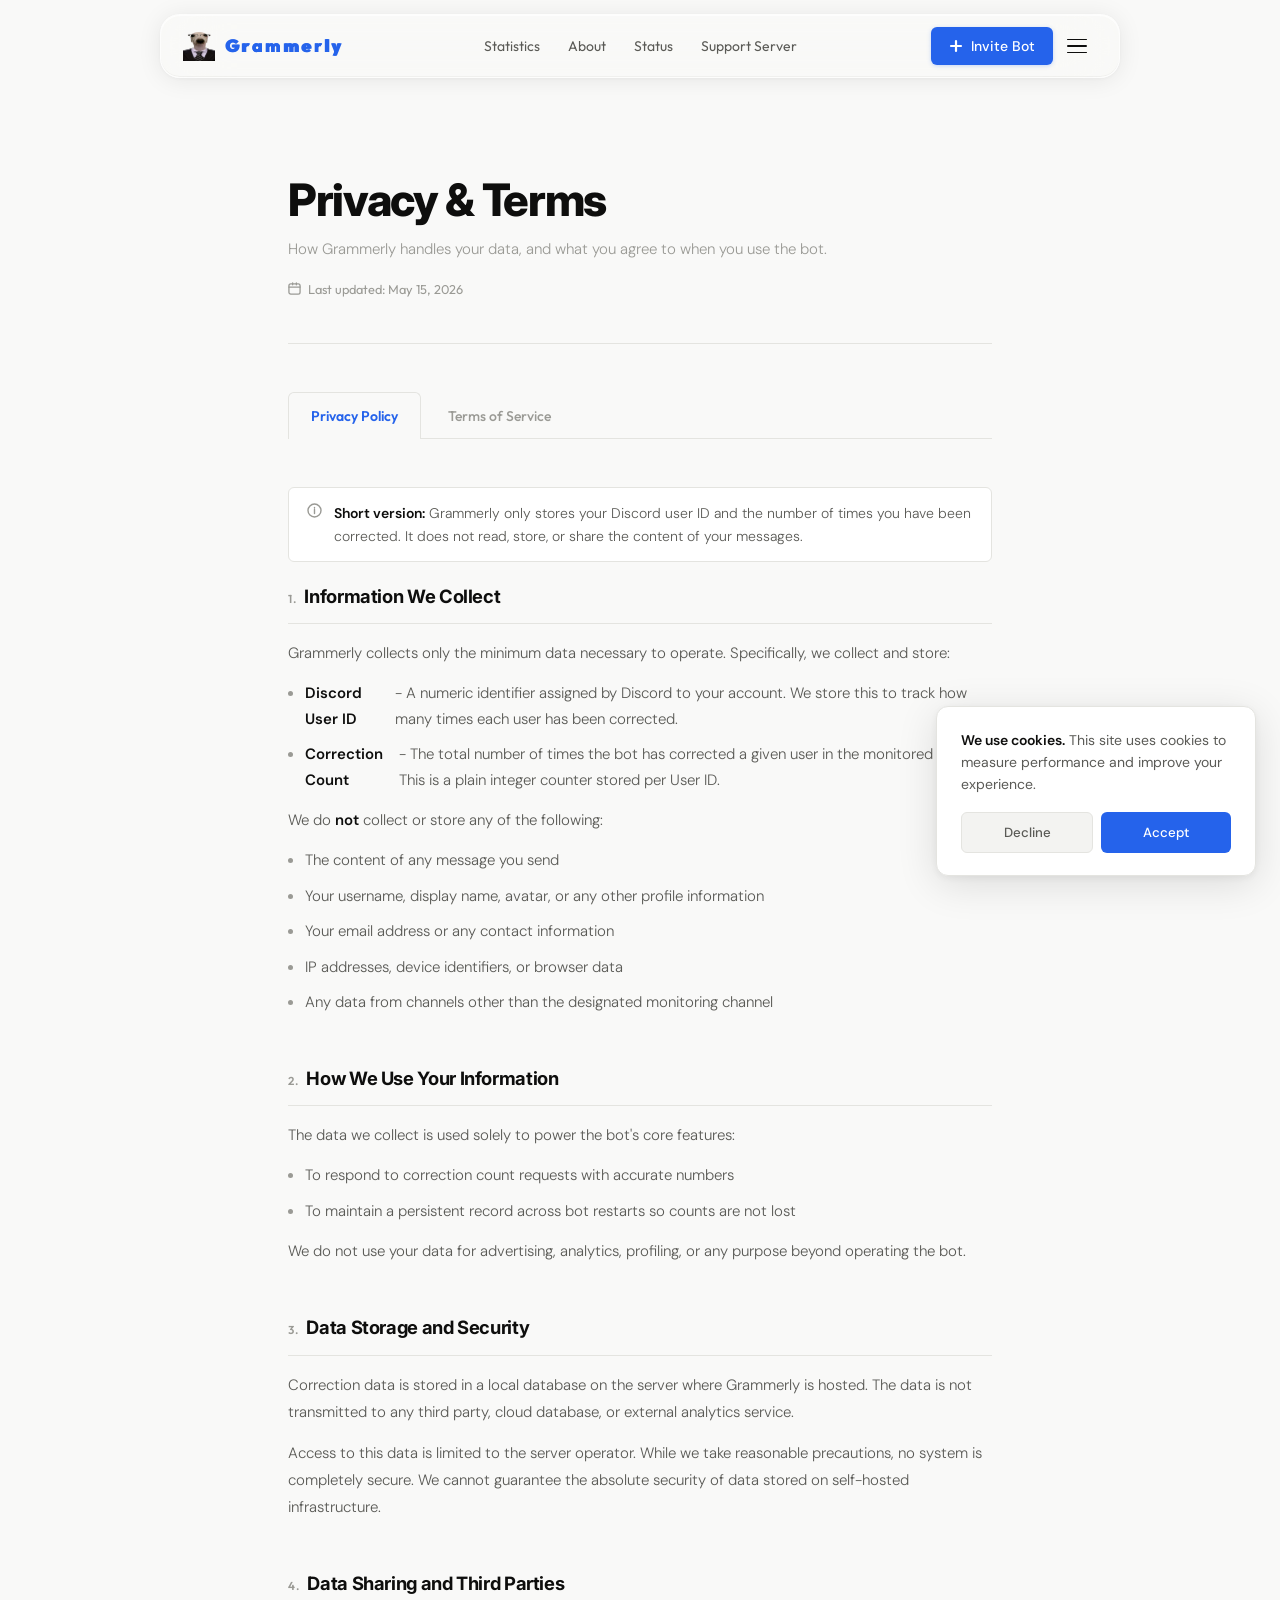
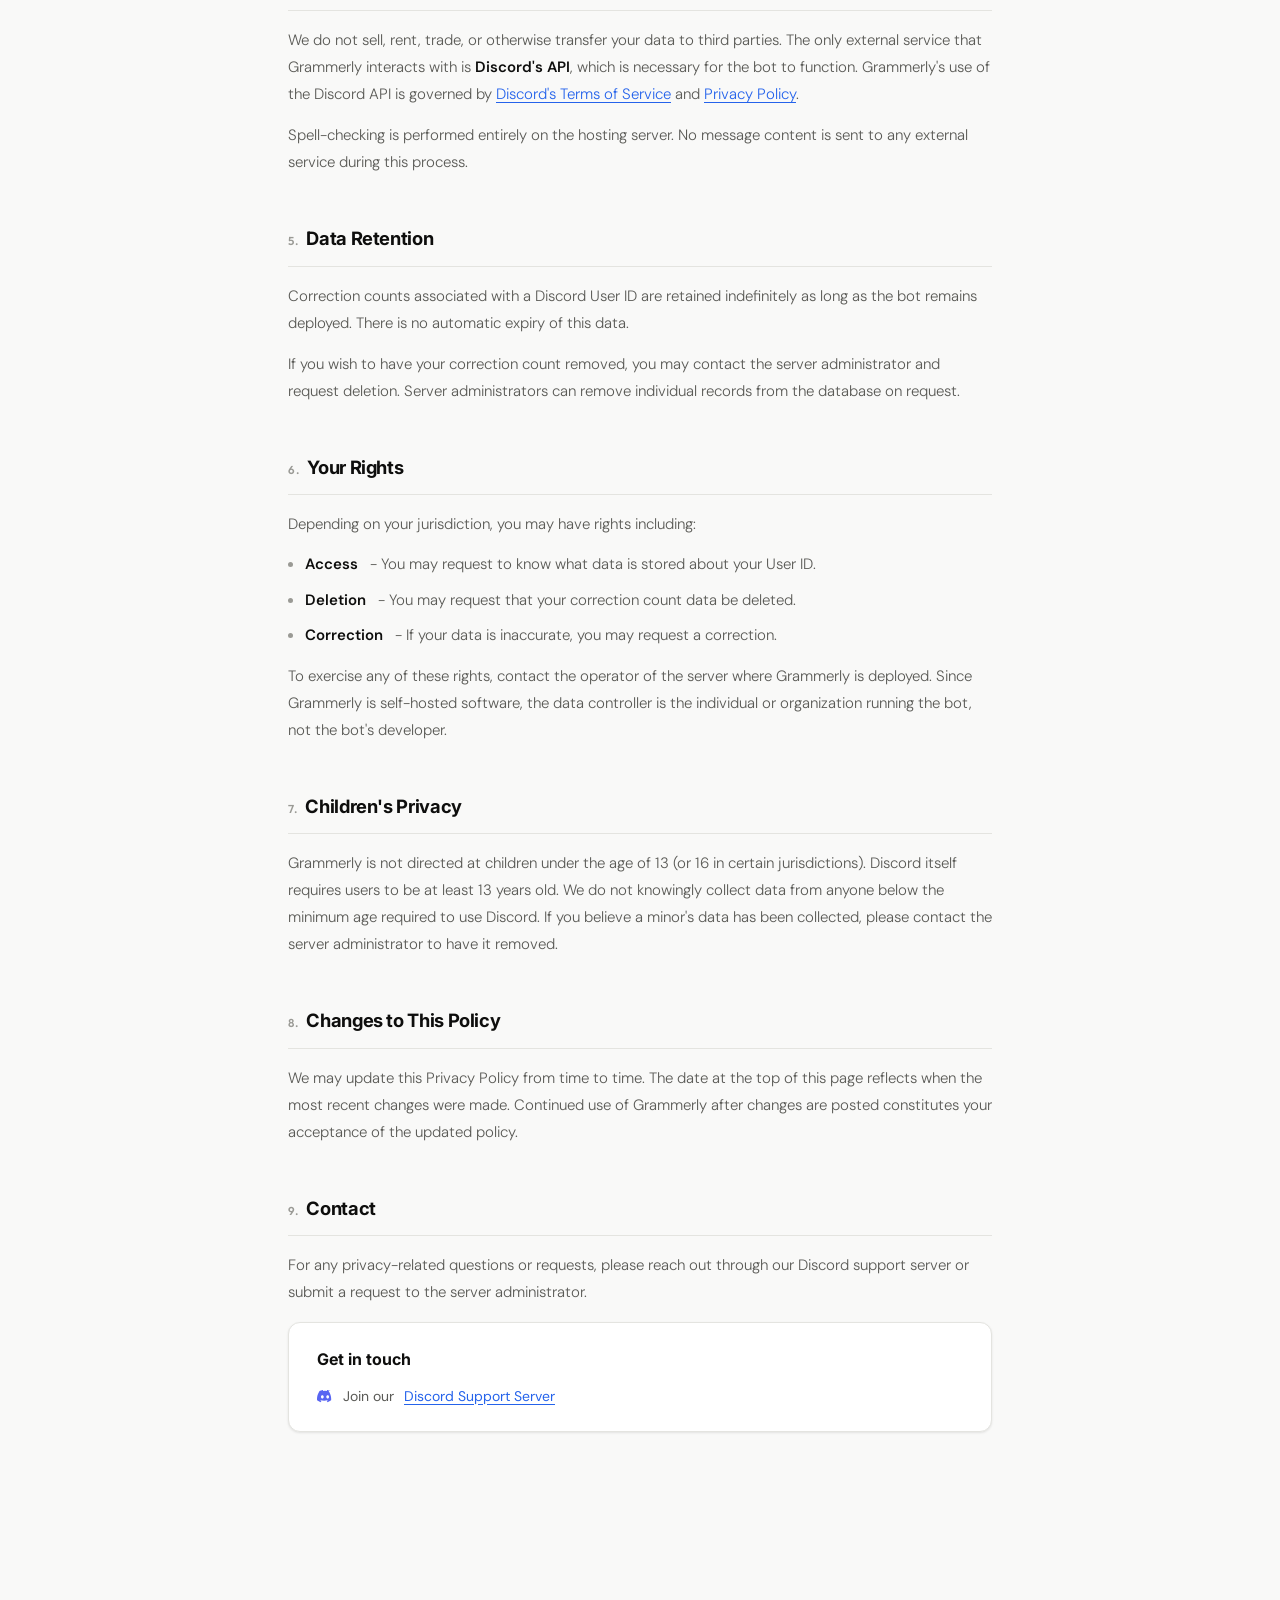
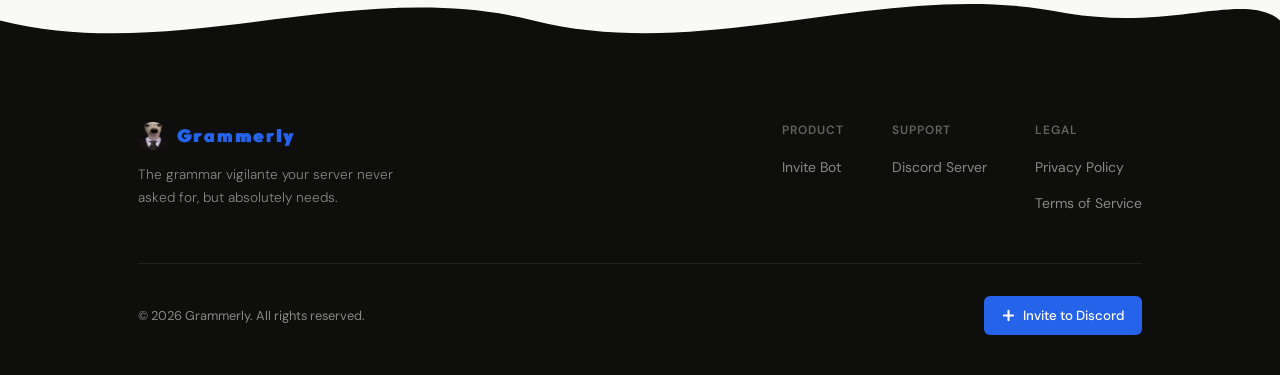
<file: privacy.html>
<!DOCTYPE html>
<html lang="en">
<head>
  <meta charset="UTF-8" />
  <meta name="viewport" content="width=device-width, initial-scale=1.0" />
  <title>Privacy Policy &amp; Terms of Service - Grammerly</title>
  <meta name="description" content="Privacy Policy and Terms of Service for Grammerly, the Discord spell-check bot." />
  <link rel="preconnect" href="https://fonts.googleapis.com" />
  <link rel="preconnect" href="https://fonts.gstatic.com" crossorigin />
  <link href="https://fonts.googleapis.com/css2?family=Outfit:wght@300;400;500;600;700&family=Inter:wght@300;400;500;600;700;800;900&family=DM+Sans:ital,opsz,wght@0,9..40,300;0,9..40,400;0,9..40,500;0,9..40,600;1,9..40,300&display=swap" rel="stylesheet" />
  <link rel="stylesheet" href="styles.css">
  <style>
    .legal-root {
      max-width: 760px;
      margin: 0 auto;
      padding: 0 28px 96px;
    }

    .legal-hero {
      padding: 48px 0 40px;
      border-bottom: 1px solid var(--border);
      margin-bottom: 48px;
    }
    .legal-hero-title {
      font-family: var(--font-display);
      font-size: clamp(1.9rem, 4vw, 2.8rem);
      font-weight: 800;
      letter-spacing: -0.03em;
      color: var(--text-primary);
      line-height: 1.1;
      margin-bottom: 12px;
    }
    .legal-hero-sub {
      font-size: 0.9375rem;
      font-weight: 300;
      color: var(--text-muted);
      line-height: 1.6;
      margin-bottom: 16px;
    }
    .legal-updated {
      display: inline-flex;
      align-items: center;
      gap: 7px;
      font-size: 0.8rem;
      color: var(--text-muted);
      font-family: var(--font-nav);
    }
    .legal-updated svg {
      color: var(--text-muted);
      flex-shrink: 0;
    }

    .legal-tab-bar {
      display: flex;
      gap: 4px;
      border-bottom: 1px solid var(--border);
      margin-bottom: 48px;
    }
    .legal-tab {
      padding: 12px 22px;
      font-size: 0.875rem;
      font-weight: 500;
      color: var(--text-muted);
      border-radius: var(--radius-sm) var(--radius-sm) 0 0;
      border: 1px solid transparent;
      border-bottom: none;
      cursor: pointer;
      font-family: var(--font-nav);
      background: none;
      transition: color 0.2s, background 0.2s;
      margin-bottom: -1px;
      text-decoration: none;
      display: inline-block;
    }
    .legal-tab:hover {
      color: var(--text-primary);
      background: var(--surface-2);
    }
    .legal-tab.active {
      color: var(--accent-color);
      border-color: var(--border);
      background: var(--bg);
      font-weight: 600;
    }

    .legal-doc { display: none; }
    .legal-doc.active { display: block; }

    .legal-section {
      margin-bottom: 48px;
      scroll-margin-top: 120px;
    }
    .legal-section-title {
      font-family: var(--font-display);
      font-size: 1.15rem;
      font-weight: 700;
      letter-spacing: -0.02em;
      color: var(--text-primary);
      margin-bottom: 16px;
      padding-bottom: 12px;
      border-bottom: 1px solid var(--border);
    }
    .legal-section-number {
      font-size: 0.72rem;
      font-weight: 600;
      color: var(--text-muted);
      font-family: var(--font-nav);
      letter-spacing: 0.06em;
      margin-right: 8px;
    }

    .legal-p {
      font-size: 0.9375rem;
      font-weight: 300;
      color: var(--text-secondary);
      line-height: 1.8;
      margin-bottom: 14px;
    }
    .legal-p:last-child { margin-bottom: 0; }
    .legal-p strong { color: var(--text-primary); font-weight: 600; }
    .legal-p a { color: var(--accent-color); text-decoration: underline; text-underline-offset: 3px; }

    .legal-list {
      list-style: none;
      display: flex;
      flex-direction: column;
      gap: 10px;
      margin-bottom: 14px;
    }
    .legal-list li {
      display: flex;
      gap: 12px;
      align-items: flex-start;
      font-size: 0.9375rem;
      font-weight: 300;
      color: var(--text-secondary);
      line-height: 1.7;
    }
    .legal-list li::before {
      content: '';
      display: inline-block;
      width: 5px;
      height: 5px;
      border-radius: 50%;
      background: var(--text-muted);
      flex-shrink: 0;
      margin-top: 10px;
    }
    .legal-list li strong { color: var(--text-primary); font-weight: 600; }

    .legal-note {
      display: flex;
      gap: 12px;
      align-items: flex-start;
      padding: 14px 18px;
      border-radius: var(--radius-sm);
      margin-bottom: 20px;
      border: 1px solid var(--border);
      background: var(--surface);
      color: var(--text-secondary);
      font-size: 0.875rem;
      font-weight: 300;
      line-height: 1.6;
    }
    .legal-note-icon {
      color: var(--text-muted);
      flex-shrink: 0;
      margin-top: 1px;
    }
    .legal-note strong { color: var(--text-primary); font-weight: 600; }

    .legal-contact-card {
      background: var(--surface);
      border: 1px solid var(--border);
      border-radius: var(--radius-md);
      padding: 24px 28px;
      box-shadow: var(--shadow-sm);
      margin-top: 16px;
    }
    .legal-contact-title {
      font-family: var(--font-display);
      font-size: 1rem;
      font-weight: 700;
      color: var(--text-primary);
      margin-bottom: 12px;
    }
    .legal-contact-item {
      display: flex;
      align-items: center;
      gap: 10px;
      font-size: 0.875rem;
      color: var(--text-secondary);
      margin-top: 8px;
    }
    .legal-contact-item a {
      color: var(--accent-color);
      text-decoration: underline;
      text-underline-offset: 3px;
    }

    @media (max-width: 600px) {
      .legal-root { padding: 0 18px 64px; }
      .legal-hero { padding: 32px 0 28px; margin-bottom: 32px; }
      .legal-hero-title { font-size: 1.75rem; }
      .legal-tab { padding: 10px 14px; font-size: 0.82rem; }
      .legal-section { margin-bottom: 36px; }
      .legal-section-title { font-size: 1.05rem; }
      .legal-contact-card { padding: 18px 20px; }
      .legal-p { font-size: 0.9rem; }
      .legal-list li { font-size: 0.9rem; }
    }

    @media (max-width: 400px) {
      .legal-tab-bar { gap: 2px; }
      .legal-tab { padding: 9px 10px; font-size: 0.78rem; }
    }
  </style>
</head>
<body>

<div id="page-transition-overlay" style="position:fixed;inset:0;background:var(--bg);z-index:9999;opacity:1;pointer-events:none;transition:opacity 0.32s ease;"></div>

<header id="header" role="banner">
  <nav class="nav-inner" role="navigation" aria-label="Primary">
    <div class="nav-left">
      <a href="index.html" class="nav-logo" aria-label="Grammerly home">
        <img src="logo.PNG" alt="Grammerly" class="nav-logo-img" />
        <span class="nav-logo-wordmark">G r a m m e r l y</span>
      </a>
    </div>
    <div class="nav-center">
      <ul class="nav-links" role="list">
        <li><a href="index.html#stats">Statistics</a></li>
        <li><a href="index.html#trust">About</a></li>
        <li><a href="index.html#status">Status</a></li>
        <li><a href="#">Support Server</a></li>
      </ul>
    </div>
    <div class="nav-right">
      <a href="#" class="nav-cta" aria-label="Invite Grammerly to your server">
        <svg width="14" height="14" viewBox="0 0 14 14" fill="none" aria-hidden="true">
          <path d="M7 2 L7 12 M2 7 L12 7" stroke="currentColor" stroke-width="2.2" stroke-linecap="round"/>
        </svg>
        Invite Bot
      </a>
      <button class="nav-hamburger" id="hamburger" aria-label="Open menu" aria-expanded="false">
        <span></span><span></span><span></span>
      </button>
    </div>
  </nav>
</header>

<div class="mobile-drawer" id="mobileDrawer" aria-hidden="true" role="dialog" aria-label="Navigation menu">
  <ul class="mobile-drawer-links" role="list">
    <li><a href="index.html#stats">Statistics</a></li>
    <li><a href="index.html#trust">About</a></li>
    <li><a href="index.html#status">Status</a></li>
    <li><a href="#">Support Server</a></li>
  </ul>
  <a href="#" class="mobile-drawer-cta">
    <svg width="15" height="15" viewBox="0 0 15 15" fill="none" aria-hidden="true">
      <path d="M7.5 2 L7.5 13 M2 7.5 L13 7.5" stroke="currentColor" stroke-width="2.2" stroke-linecap="round"/>
    </svg>
    Invite Bot
  </a>
</div>

<main style="padding-top: 32px;">
<div class="legal-root">

  <div class="legal-hero reveal">
    <h1 class="legal-hero-title">Privacy &amp; Terms</h1>
    <p class="legal-hero-sub">How Grammerly handles your data, and what you agree to when you use the bot.</p>
    <div class="legal-updated">
      <svg width="13" height="13" viewBox="0 0 14 14" fill="none" aria-hidden="true">
        <rect x="1" y="2" width="12" height="11" rx="2" stroke="currentColor" stroke-width="1.4"/>
        <path d="M1 5.5h12M5 1v2M9 1v2" stroke="currentColor" stroke-width="1.4" stroke-linecap="round"/>
      </svg>
      Last updated: May 15, 2026
    </div>
  </div>

  <div class="legal-tab-bar" role="tablist" aria-label="Legal documents">
    <a href="#privacy" class="legal-tab active" role="tab" id="tab-privacy" aria-selected="true">Privacy Policy</a>
    <a href="#terms" class="legal-tab" role="tab" id="tab-terms" aria-selected="false">Terms of Service</a>
  </div>

  <!-- PRIVACY POLICY -->
  <div class="legal-doc active" id="doc-privacy" role="tabpanel" aria-labelledby="tab-privacy">

    <div class="legal-note reveal">
      <span class="legal-note-icon">
        <svg width="15" height="15" viewBox="0 0 15 15" fill="none" aria-hidden="true">
          <circle cx="7.5" cy="7.5" r="6.5" stroke="currentColor" stroke-width="1.4"/>
          <path d="M7.5 6.5v4M7.5 4.5v.5" stroke="currentColor" stroke-width="1.4" stroke-linecap="round"/>
        </svg>
      </span>
      <div><strong>Short version:</strong> Grammerly only stores your Discord user ID and the number of times you have been corrected. It does not read, store, or share the content of your messages.</div>
    </div>

    <div class="legal-section reveal" id="pp-data-we-collect">
      <h2 class="legal-section-title"><span class="legal-section-number">1.</span>Information We Collect</h2>
      <p class="legal-p">Grammerly collects only the minimum data necessary to operate. Specifically, we collect and store:</p>
      <ul class="legal-list">
        <li><strong>Discord User ID</strong> - A numeric identifier assigned by Discord to your account. We store this to track how many times each user has been corrected.</li>
        <li><strong>Correction Count</strong> - The total number of times the bot has corrected a given user in the monitored channel. This is a plain integer counter stored per User ID.</li>
      </ul>
      <p class="legal-p">We do <strong>not</strong> collect or store any of the following:</p>
      <ul class="legal-list">
        <li>The content of any message you send</li>
        <li>Your username, display name, avatar, or any other profile information</li>
        <li>Your email address or any contact information</li>
        <li>IP addresses, device identifiers, or browser data</li>
        <li>Any data from channels other than the designated monitoring channel</li>
      </ul>
    </div>

    <div class="legal-section reveal" id="pp-how-we-use">
      <h2 class="legal-section-title"><span class="legal-section-number">2.</span>How We Use Your Information</h2>
      <p class="legal-p">The data we collect is used solely to power the bot's core features:</p>
      <ul class="legal-list">
        <li>To respond to correction count requests with accurate numbers</li>
        <li>To maintain a persistent record across bot restarts so counts are not lost</li>
      </ul>
      <p class="legal-p">We do not use your data for advertising, analytics, profiling, or any purpose beyond operating the bot.</p>
    </div>

    <div class="legal-section reveal" id="pp-storage">
      <h2 class="legal-section-title"><span class="legal-section-number">3.</span>Data Storage and Security</h2>
      <p class="legal-p">Correction data is stored in a local database on the server where Grammerly is hosted. The data is not transmitted to any third party, cloud database, or external analytics service.</p>
      <p class="legal-p">Access to this data is limited to the server operator. While we take reasonable precautions, no system is completely secure. We cannot guarantee the absolute security of data stored on self-hosted infrastructure.</p>
    </div>

    <div class="legal-section reveal" id="pp-sharing">
      <h2 class="legal-section-title"><span class="legal-section-number">4.</span>Data Sharing and Third Parties</h2>
      <p class="legal-p">We do not sell, rent, trade, or otherwise transfer your data to third parties. The only external service that Grammerly interacts with is <strong>Discord's API</strong>, which is necessary for the bot to function. Grammerly's use of the Discord API is governed by <a href="https://discord.com/terms" target="_blank" rel="noopener noreferrer">Discord's Terms of Service</a> and <a href="https://discord.com/privacy" target="_blank" rel="noopener noreferrer">Privacy Policy</a>.</p>
      <p class="legal-p">Spell-checking is performed entirely on the hosting server. No message content is sent to any external service during this process.</p>
    </div>

    <div class="legal-section reveal" id="pp-retention">
      <h2 class="legal-section-title"><span class="legal-section-number">5.</span>Data Retention</h2>
      <p class="legal-p">Correction counts associated with a Discord User ID are retained indefinitely as long as the bot remains deployed. There is no automatic expiry of this data.</p>
      <p class="legal-p">If you wish to have your correction count removed, you may contact the server administrator and request deletion. Server administrators can remove individual records from the database on request.</p>
    </div>

    <div class="legal-section reveal" id="pp-rights">
      <h2 class="legal-section-title"><span class="legal-section-number">6.</span>Your Rights</h2>
      <p class="legal-p">Depending on your jurisdiction, you may have rights including:</p>
      <ul class="legal-list">
        <li><strong>Access</strong> - You may request to know what data is stored about your User ID.</li>
        <li><strong>Deletion</strong> - You may request that your correction count data be deleted.</li>
        <li><strong>Correction</strong> - If your data is inaccurate, you may request a correction.</li>
      </ul>
      <p class="legal-p">To exercise any of these rights, contact the operator of the server where Grammerly is deployed. Since Grammerly is self-hosted software, the data controller is the individual or organization running the bot, not the bot's developer.</p>
    </div>

    <div class="legal-section reveal" id="pp-children">
      <h2 class="legal-section-title"><span class="legal-section-number">7.</span>Children's Privacy</h2>
      <p class="legal-p">Grammerly is not directed at children under the age of 13 (or 16 in certain jurisdictions). Discord itself requires users to be at least 13 years old. We do not knowingly collect data from anyone below the minimum age required to use Discord. If you believe a minor's data has been collected, please contact the server administrator to have it removed.</p>
    </div>

    <div class="legal-section reveal" id="pp-changes">
      <h2 class="legal-section-title"><span class="legal-section-number">8.</span>Changes to This Policy</h2>
      <p class="legal-p">We may update this Privacy Policy from time to time. The date at the top of this page reflects when the most recent changes were made. Continued use of Grammerly after changes are posted constitutes your acceptance of the updated policy.</p>
    </div>

    <div class="legal-section reveal" id="pp-contact">
      <h2 class="legal-section-title"><span class="legal-section-number">9.</span>Contact</h2>
      <p class="legal-p">For any privacy-related questions or requests, please reach out through our Discord support server or submit a request to the server administrator.</p>
      <div class="legal-contact-card">
        <div class="legal-contact-title">Get in touch</div>
        <div class="legal-contact-item">
          <svg width="16" height="14" viewBox="0 0 18 14" fill="none" aria-hidden="true">
            <path d="M15.25 1.5C14.09.94 12.85.54 11.55.31a.09.09 0 0 0-.1.05c-.17.3-.36.69-.49.99a12.1 12.1 0 0 0-3.92 0 10.1 10.1 0 0 0-.5-1 .09.09 0 0 0-.1-.04C5.15.54 3.91.94 2.75 1.5a.09.09 0 0 0-.04.03C.4 5.06-.24 8.49.07 11.87c0 .02.01.04.03.05a13.08 13.08 0 0 0 3.95 2 .09.09 0 0 0 .1-.03c.3-.42.57-.86.8-1.33.01-.03 0-.07-.03-.08a8.58 8.58 0 0 1-1.23-.59.09.09 0 0 1-.01-.15c.08-.06.16-.13.24-.19a.09.09 0 0 1 .09-.01c2.58 1.18 5.37 1.18 7.92 0a.09.09 0 0 1 .1.01c.07.07.15.13.24.2a.09.09 0 0 1-.01.14c-.39.23-.8.43-1.23.59-.03.01-.05.05-.03.08.24.47.51.91.8 1.33a.09.09 0 0 0 .1.03 13.04 13.04 0 0 0 3.96-2 .09.09 0 0 0 .03-.05c.36-3.87-.61-7.27-2.69-10.34a.07.07 0 0 0-.04-.03zM6.01 9.75c-.85 0-1.55-.79-1.55-1.75s.68-1.75 1.55-1.75c.87 0 1.56.79 1.55 1.75 0 .96-.69 1.75-1.55 1.75zm5.99 0c-.85 0-1.55-.79-1.55-1.75s.68-1.75 1.55-1.75c.87 0 1.56.79 1.55 1.75 0 .96-.68 1.75-1.55 1.75z" fill="#5865F2"/>
          </svg>
          Join our <a href="#">Discord Support Server</a>
        </div>
      </div>
    </div>

  </div>

  <!-- TERMS OF SERVICE -->
  <div class="legal-doc" id="doc-terms" role="tabpanel" aria-labelledby="tab-terms">

    <div class="legal-note reveal">
      <span class="legal-note-icon">
        <svg width="15" height="15" viewBox="0 0 15 15" fill="none" aria-hidden="true">
          <circle cx="7.5" cy="7.5" r="6.5" stroke="currentColor" stroke-width="1.4"/>
          <path d="M7.5 6.5v4M7.5 4.5v.5" stroke="currentColor" stroke-width="1.4" stroke-linecap="round"/>
        </svg>
      </span>
      <div><strong>Short version:</strong> Use Grammerly responsibly, within Discord's rules, and without trying to abuse or misuse the bot. The bot is provided as-is without warranty.</div>
    </div>

    <div class="legal-section reveal" id="tos-acceptance">
      <h2 class="legal-section-title"><span class="legal-section-number">1.</span>Acceptance of Terms</h2>
      <p class="legal-p">By inviting, adding, or using Grammerly in any Discord server, you agree to be bound by these Terms of Service. If you do not agree to these Terms, you must not use the bot.</p>
      <p class="legal-p">These Terms apply to all users of the bot, including server administrators who invite and configure it, and all members of servers where the bot is active.</p>
    </div>

    <div class="legal-section reveal" id="tos-description">
      <h2 class="legal-section-title"><span class="legal-section-number">2.</span>Description of Service</h2>
      <p class="legal-p">Grammerly is a Discord bot that automatically detects and replies to spelling mistakes in a designated channel. Its features include:</p>
      <ul class="legal-list">
        <li>Automatic spell-checking of messages in a single monitored channel</li>
        <li>Tracking and display of per-user correction counts</li>
        <li>A customizable word and phrase ignore list</li>
        <li>Configurable response visibility</li>
        <li>Slash commands for bot information and configuration</li>
      </ul>
    </div>

    <div class="legal-section reveal" id="tos-eligibility">
      <h2 class="legal-section-title"><span class="legal-section-number">3.</span>Eligibility</h2>
      <p class="legal-p">You must meet the minimum age requirement to use Discord (13 years old in most jurisdictions, 16 in some) to use Grammerly. By using the bot, you represent that you meet this requirement.</p>
      <p class="legal-p">You must also comply with <a href="https://discord.com/terms" target="_blank" rel="noopener noreferrer">Discord's Terms of Service</a> and all applicable community guidelines. Grammerly may not be used on servers that violate Discord's policies.</p>
    </div>

    <div class="legal-section reveal" id="tos-acceptable-use">
      <h2 class="legal-section-title"><span class="legal-section-number">4.</span>Acceptable Use</h2>
      <p class="legal-p">You agree to use Grammerly only for its intended purposes and in a manner consistent with all applicable laws, regulations, and Discord's policies. You must not:</p>
      <ul class="legal-list">
        <li>Attempt to abuse, exploit, or interfere with the bot's functionality</li>
        <li>Use the bot to harass, bully, or target specific individuals in a harmful way</li>
        <li>Attempt to extract, scrape, or misuse data generated by the bot</li>
        <li>Use the bot in violation of Discord's Terms of Service or Community Guidelines</li>
        <li>Attempt to crash, overload, or spam the bot with commands or messages</li>
        <li>Modify, redistribute, or commercially exploit the bot without explicit permission from the original author</li>
      </ul>
    </div>

    <div class="legal-section reveal" id="tos-server-admin">
      <h2 class="legal-section-title"><span class="legal-section-number">5.</span>Server Administrator Responsibilities</h2>
      <p class="legal-p">If you are a server administrator who has invited Grammerly, you are responsible for:</p>
      <ul class="legal-list">
        <li>Ensuring all members of your server are aware that the bot is active and may interact with their messages in the designated channel</li>
        <li>Configuring the bot appropriately for your community's needs</li>
        <li>Ensuring your server's use of Grammerly complies with these Terms and Discord's policies</li>
        <li>Handling any data access or deletion requests from your server members relating to correction count data</li>
      </ul>
    </div>

    <div class="legal-section reveal" id="tos-disclaimer">
      <h2 class="legal-section-title"><span class="legal-section-number">6.</span>Disclaimer of Warranties</h2>
      <p class="legal-p">Grammerly is provided <strong>as is</strong> and <strong>as available</strong> without warranty of any kind, express or implied. We do not warrant that:</p>
      <ul class="legal-list">
        <li>The bot will be available at all times or free from errors</li>
        <li>Spell-check results will be accurate, complete, or appropriate for all contexts</li>
        <li>The bot will meet your specific requirements or expectations</li>
        <li>Any defects or errors will be corrected</li>
      </ul>
      <p class="legal-p">The spell-checking functionality relies on a statistical dictionary and may produce false positives or false negatives. The ignore list feature exists to address false positives.</p>
    </div>

    <div class="legal-section reveal" id="tos-liability">
      <h2 class="legal-section-title"><span class="legal-section-number">7.</span>Limitation of Liability</h2>
      <p class="legal-p">To the fullest extent permitted by applicable law, Grammerly and its developer shall not be liable for any indirect, incidental, special, consequential, or punitive damages arising from your use of or inability to use the bot.</p>
      <p class="legal-p">This includes, but is not limited to, damages for loss of data, community disruption, reputational harm, or any other intangible losses, regardless of whether we have been advised of the possibility of such damages.</p>
      <p class="legal-p">In jurisdictions that do not allow the exclusion or limitation of certain damages, our liability shall be limited to the greatest extent permitted by law.</p>
    </div>

    <div class="legal-section reveal" id="tos-termination">
      <h2 class="legal-section-title"><span class="legal-section-number">8.</span>Termination</h2>
      <p class="legal-p">These Terms remain in effect for as long as you use Grammerly. You may stop using the bot at any time by removing it from your Discord server.</p>
      <p class="legal-p">We reserve the right to refuse service to any user or server at our discretion, particularly in cases of misuse, abuse, or violation of these Terms or Discord's policies.</p>
    </div>

    <div class="legal-section reveal" id="tos-ip">
      <h2 class="legal-section-title"><span class="legal-section-number">9.</span>Intellectual Property</h2>
      <p class="legal-p">All work associated with Grammerly is the intellectual property of the bot's developer and is licensed under the MIT License unless otherwise stated. The MIT License permits use, copying, modification, and distribution provided the original copyright notice and license text are preserved.</p>
      <p class="legal-p">Grammerly is not affiliated with, endorsed by, or connected to Grammarly Inc. or any other company of a similar name. The name "Grammerly" is used for this Discord bot and does not imply any relationship with any existing trademark holder.</p>
    </div>

    <div class="legal-section reveal" id="tos-changes">
      <h2 class="legal-section-title"><span class="legal-section-number">10.</span>Changes to These Terms</h2>
      <p class="legal-p">We reserve the right to update or modify these Terms at any time. Changes will be reflected by an updated date at the top of this page. Continued use of Grammerly after changes are posted constitutes your acceptance of the revised Terms.</p>
    </div>

    <div class="legal-section reveal" id="tos-governing">
      <h2 class="legal-section-title"><span class="legal-section-number">11.</span>Governing Law</h2>
      <p class="legal-p">These Terms shall be governed by and construed in accordance with applicable law. Any disputes arising from these Terms or your use of Grammerly shall be resolved in the appropriate courts of competent jurisdiction.</p>
    </div>

    <div class="legal-section reveal" id="tos-contact">
      <h2 class="legal-section-title"><span class="legal-section-number">12.</span>Contact</h2>
      <p class="legal-p">If you have any questions about these Terms, please reach out through our Discord support server.</p>
      <div class="legal-contact-card">
        <div class="legal-contact-title">Get in touch</div>
        <div class="legal-contact-item">
          <svg width="16" height="14" viewBox="0 0 18 14" fill="none" aria-hidden="true">
            <path d="M15.25 1.5C14.09.94 12.85.54 11.55.31a.09.09 0 0 0-.1.05c-.17.3-.36.69-.49.99a12.1 12.1 0 0 0-3.92 0 10.1 10.1 0 0 0-.5-1 .09.09 0 0 0-.1-.04C5.15.54 3.91.94 2.75 1.5a.09.09 0 0 0-.04.03C.4 5.06-.24 8.49.07 11.87c0 .02.01.04.03.05a13.08 13.08 0 0 0 3.95 2 .09.09 0 0 0 .1-.03c.3-.42.57-.86.8-1.33.01-.03 0-.07-.03-.08a8.58 8.58 0 0 1-1.23-.59.09.09 0 0 1-.01-.15c.08-.06.16-.13.24-.19a.09.09 0 0 1 .09-.01c2.58 1.18 5.37 1.18 7.92 0a.09.09 0 0 1 .1.01c.07.07.15.13.24.2a.09.09 0 0 1-.01.14c-.39.23-.8.43-1.23.59-.03.01-.05.05-.03.08.24.47.51.91.8 1.33a.09.09 0 0 0 .1.03 13.04 13.04 0 0 0 3.96-2 .09.09 0 0 0 .03-.05c.36-3.87-.61-7.27-2.69-10.34a.07.07 0 0 0-.04-.03zM6.01 9.75c-.85 0-1.55-.79-1.55-1.75s.68-1.75 1.55-1.75c.87 0 1.56.79 1.55 1.75 0 .96-.69 1.75-1.55 1.75zm5.99 0c-.85 0-1.55-.79-1.55-1.75s.68-1.75 1.55-1.75c.87 0 1.56.79 1.55 1.75 0 .96-.68 1.75-1.55 1.75z" fill="#5865F2"/>
          </svg>
          Join our <a href="#">Discord Support Server</a>
        </div>
      </div>
    </div>

  </div>

</div>
</main>

<footer id="footer" role="contentinfo">
  <div class="wave-top-footer" style="background:#F9F9F8">
    <svg viewBox="0 0 1440 100" xmlns="http://www.w3.org/2000/svg" preserveAspectRatio="none">
      <path d="M0,50 C200,100 400,0 600,50 C800,100 1000,0 1200,42 C1320,62 1400,16 1440,50 L1440,100 L0,100 Z" fill="#0E0E0D"/>
    </svg>
  </div>
  <div class="container footer-content">
    <div class="footer-inner">
      <div class="footer-brand">
        <div class="footer-logo">
          <img src="logo.PNG" alt="Grammerly" class="footer-logo-img" />
          <span class="footer-logo-wordmark">G r a m m e r l y</span>
        </div>
        <p class="footer-tagline">The grammar vigilante your server never asked for, but absolutely needs.</p>
      </div>
      <nav class="footer-nav" aria-label="Footer navigation">
        <div class="footer-nav-col">
          <p class="footer-nav-heading">Product</p>
          <ul>
            <li><a href="#">Invite Bot</a></li>
          </ul>
        </div>
        <div class="footer-nav-col">
          <p class="footer-nav-heading">Support</p>
          <ul>
            <li><a href="#">Discord Server</a></li>
          </ul>
        </div>
        <div class="footer-nav-col">
          <p class="footer-nav-heading">Legal</p>
          <ul>
            <li><a href="privacy.html">Privacy Policy</a></li>
            <li><a href="privacy.html#terms">Terms of Service</a></li>
          </ul>
        </div>
      </nav>
    </div>
    <div class="footer-bottom">
      <p class="footer-copy">&copy; 2026 Grammerly. All rights reserved.</p>
      <a href="#" class="footer-invite">
        <svg width="13" height="13" viewBox="0 0 14 14" fill="none" aria-hidden="true">
          <path d="M7 2 L7 12 M2 7 L12 7" stroke="currentColor" stroke-width="2.2" stroke-linecap="round"/>
        </svg>
        Invite to Discord
      </a>
    </div>
  </div>
</footer>

<div id="cookieBanner" role="dialog" aria-label="Cookie consent" aria-modal="true">
  <p class="cookie-text"><strong>We use cookies.</strong> This site uses cookies to measure performance and improve your experience.</p>
  <div class="cookie-actions">
    <button class="cookie-btn-decline" id="cookieDecline">Decline</button>
    <button class="cookie-btn-accept" id="cookieAccept">Accept</button>
  </div>
</div>

<script src="main.js"></script>
<script src="transitions.js"></script>
<script>
(function () {
  var tabPrivacy = document.getElementById('tab-privacy');
  var tabTerms   = document.getElementById('tab-terms');
  var docPrivacy = document.getElementById('doc-privacy');
  var docTerms   = document.getElementById('doc-terms');

  function showTab(which) {
    if (which === 'terms') {
      tabPrivacy.classList.remove('active');
      tabTerms.classList.add('active');
      docPrivacy.classList.remove('active');
      docTerms.classList.add('active');
      tabPrivacy.setAttribute('aria-selected', 'false');
      tabTerms.setAttribute('aria-selected', 'true');
    } else {
      tabTerms.classList.remove('active');
      tabPrivacy.classList.add('active');
      docTerms.classList.remove('active');
      docPrivacy.classList.add('active');
      tabTerms.setAttribute('aria-selected', 'false');
      tabPrivacy.setAttribute('aria-selected', 'true');
    }
  }

  tabPrivacy.addEventListener('click', function (e) {
    e.preventDefault();
    showTab('privacy');
    history.replaceState(null, '', '#privacy');
  });
  tabTerms.addEventListener('click', function (e) {
    e.preventDefault();
    showTab('terms');
    history.replaceState(null, '', '#terms');
  });

  if (window.location.hash === '#terms') showTab('terms');
})();
</script>

</body>
</html>
</file>
<file: styles.css>
/* VARIABLES */
:root {
  --accent-color: #2563EB;
  --accent-light: rgba(37,99,235,0.10);
  --accent-mid:   rgba(37,99,235,0.22);
  --bg:           #F9F9F8;
  --surface:      #FFFFFF;
  --surface-2:    #F3F3F1;
  --border:       #E4E4E0;
  --text-primary:   #0E0E0D;
  --text-secondary: #5A5A56;
  --text-muted:     #9A9A95;
  --shadow-sm: 0 1px 3px rgba(0,0,0,0.06),0 1px 2px rgba(0,0,0,0.04);
  --shadow-md: 0 4px 16px rgba(0,0,0,0.07),0 1px 4px rgba(0,0,0,0.04);
  --shadow-lg: 0 12px 40px rgba(0,0,0,0.09),0 2px 8px rgba(0,0,0,0.05);
  --radius-sm: 6px;
  --radius-md: 12px;
  --radius-lg: 20px;
  --font-display: 'Inter', system-ui, sans-serif;
  --font-body:    'DM Sans', system-ui, sans-serif;
  --font-nav:     'Outfit', system-ui, sans-serif;
  --nav-h: 64px;
  --max-w: 1060px;
  --dc-bg:      #313338;
  --dc-sidebar: #2B2D31;
  --dc-input:   #383A40;
  --dc-text:    #DBDEE1;
  --dc-muted:   #80848E;
  --dc-hover:   rgba(255,255,255,0.06);
  --dc-blurple: #5865F2;
}

/* RESET */
*, *::before, *::after { box-sizing: border-box; margin: 0; padding: 0; }
html { scroll-behavior: smooth; -webkit-font-smoothing: antialiased; }
body {
  font-family: var(--font-body);
  background: var(--bg);
  color: var(--text-primary);
  line-height: 1.6;
  overflow-x: hidden;
}
a { color: inherit; text-decoration: none; }
img { display: block; }
svg { display: block; }
button { cursor: pointer; border: none; background: none; font: inherit; }

/* UTILITIES */
.container { max-width: var(--max-w); margin: 0 auto; padding: 0 28px; }
.sr-only { position:absolute;width:1px;height:1px;padding:0;overflow:hidden;clip:rect(0,0,0,0);white-space:nowrap;border:0; }

/* ANIMATIONS */
.reveal { opacity:1; transform:translateY(0); transition:opacity 0.6s cubic-bezier(.22,.68,0,1.2),transform 0.6s cubic-bezier(.22,.68,0,1.2); }
.js-ready .reveal { opacity:0; transform:translateY(18px); }
.js-ready .reveal.visible { opacity:1; transform:translateY(0); }
.reveal-d1 { transition-delay:0.08s; }
.reveal-d2 { transition-delay:0.16s; }
.reveal-d3 { transition-delay:0.24s; }

/* ── HEADER ──────────────────────────────────────────── */
#header {
  position: fixed;
  top: 14px; left: 50%;
  transform: translateX(-50%);
  z-index: 200;
  width: calc(100% - 40px);
  max-width: 960px;
  height: var(--nav-h);
  background: rgba(249,249,248,0.42);
  backdrop-filter: saturate(180%) blur(32px);
  -webkit-backdrop-filter: saturate(180%) blur(32px);
  border: 1px solid rgba(255,255,255,0.55);
  border-radius: 20px;
  box-shadow: 0 2px 24px rgba(0,0,0,0.08),0 1px 4px rgba(0,0,0,0.04),inset 0 1px 0 rgba(255,255,255,0.75),inset 0 -1px 0 rgba(0,0,0,0.04);
  transition: background 0.35s, box-shadow 0.35s, border-color 0.35s;
}
#header.scrolled {
  background: rgba(249,249,248,0.72);
  box-shadow: 0 6px 36px rgba(0,0,0,0.11),0 2px 8px rgba(0,0,0,0.05),inset 0 1px 0 rgba(255,255,255,0.85),inset 0 -1px 0 rgba(0,0,0,0.05);
  border-color: rgba(220,220,215,0.55);
}
body { padding-top: calc(var(--nav-h) + 32px); }

.nav-inner {
  height: 100%;
  display: grid;
  grid-template-columns: 1fr auto 1fr;
  align-items: center;
  padding: 0 22px;
  gap: 12px;
}
.nav-left  { display:flex; align-items:center; justify-content:flex-start; }
.nav-center { display:flex; align-items:center; justify-content:center; }
.nav-right { display:flex; align-items:center; justify-content:flex-end; gap:8px; }

.nav-logo { display:flex; align-items:center; gap:10px; flex-shrink:0; }
.nav-logo-img { width:32px; height:32px; object-fit:contain; }
.nav-logo-wordmark {
  font-family: var(--font-nav);
  font-size: 1.10rem;
  font-weight:900;
  letter-spacing: -0.02em;
  color: #2563EB;
  text-shadow: 0.5px 0 0 currentColor;
}
.nav-links { display:flex; align-items:center; gap:4px; list-style:none; }
.nav-links a {
  display:block; padding:6px 12px;
  font-family: var(--font-nav); font-size:0.875rem; font-weight:400;
  color: var(--text-secondary); border-radius: var(--radius-sm);
  transition: color 0.2s, background 0.2s;
}
.nav-links a:hover { color:var(--text-primary); background:rgba(0,0,0,0.05); }

.nav-dropdown { position: relative; }
.nav-dropdown-trigger {
  display:flex; align-items:center; gap:5px;
  padding:6px 12px;
  font-size:0.875rem; font-weight:400;
  color:var(--text-secondary);
  border-radius: var(--radius-sm);
  background:none; font-family:var(--font-nav);
  transition: color 0.2s, background 0.2s;
}
.nav-dropdown-trigger:hover,
.nav-dropdown.open .nav-dropdown-trigger { color:var(--text-primary); background:rgba(0,0,0,0.05); }
.nav-dropdown-trigger svg { transition: transform 0.28s cubic-bezier(0.16,1,0.3,1); }
.nav-dropdown.open .nav-dropdown-trigger svg { transform: rotate(180deg); }

.nav-dropdown-menu {
  position: fixed;
  top: calc(14px + var(--nav-h) + 10px);
  left: 50%;
  width: calc(100% - 40px);
  max-width: 920px;
  background: rgba(249,249,248,0.96);
  backdrop-filter: blur(28px);
  -webkit-backdrop-filter: blur(28px);
  border: 1px solid rgba(255,255,255,0.60);
  border-radius: 16px;
  box-shadow: 0 8px 40px rgba(0,0,0,0.10), 0 2px 8px rgba(0,0,0,0.05);
  padding: 20px 28px;
  display: flex; gap: 8px;
  transform-origin: top center;
  transform: translateX(-50%) scaleY(0);
  opacity: 0;
  pointer-events: none;
  transition: transform 0.36s cubic-bezier(0.16,1,0.3,1), opacity 0.24s ease;
  z-index: 190;
}
.nav-dropdown.open .nav-dropdown-menu {
  transform: translateX(-50%) scaleY(1);
  opacity: 1;
  pointer-events: auto;
}
.nav-dropdown-menu a {
  display: flex; align-items: center; gap: 8px;
  flex: 1;
  padding: 12px 16px;
  font-size: 0.875rem; color: var(--text-secondary);
  border-radius: var(--radius-sm);
  transition: background 0.15s, color 0.15s;
  font-family: var(--font-nav);
}
.nav-dropdown-menu a:hover { background: rgba(0,0,0,0.04); color: var(--text-primary); }

.nav-cta {
  display:flex; align-items:center; gap:8px;
  padding:8px 18px; font-size:0.875rem; font-weight:500;
  color:#fff; background:var(--accent-color);
  border-radius: var(--radius-sm);
  box-shadow: 0 1px 4px rgba(37,99,235,0.25);
  transition: opacity 0.2s, transform 0.2s, box-shadow 0.2s;
}
.nav-cta:hover { opacity:0.9; transform:translateY(-1px); box-shadow:0 4px 12px rgba(37,99,235,0.3); }

.nav-hamburger {
  display:flex; flex-direction:column; justify-content:center;
  gap:5px; width:36px; height:36px; padding:6px;
  border-radius:var(--radius-sm); flex-shrink:0;
  z-index:210; transition:background 0.2s;
}
.nav-hamburger:hover { background:rgba(0,0,0,0.06); }
.nav-hamburger span {
  display:block; width:20px; height:1.5px;
  background:var(--text-primary); border-radius:2px;
  transition:transform 0.25s ease, opacity 0.2s ease;
  transform-origin:center;
}
.nav-hamburger.is-open span:nth-child(1) { transform:translateY(6.5px) rotate(45deg); }
.nav-hamburger.is-open span:nth-child(2) { opacity:0; transform:scaleX(0); }
.nav-hamburger.is-open span:nth-child(3) { transform:translateY(-6.5px) rotate(-45deg); }

.mobile-drawer {
  position:fixed;
  top:0; left:0; right:0; bottom:0;
  z-index:190; background:var(--bg);
  padding: calc(14px + var(--nav-h) + 24px) 28px 48px; overflow-y:auto;
  opacity:0; transform:translateY(-6px);
  pointer-events:none;
  visibility:hidden;
  transition:opacity 0.22s ease, transform 0.22s ease, visibility 0s linear 0.22s;
}
.mobile-drawer.is-open {
  opacity:1; transform:translateY(0); pointer-events:auto;
  visibility:visible;
  transition:opacity 0.22s ease, transform 0.22s ease, visibility 0s linear 0s;
}
.mobile-drawer-links { list-style:none; display:flex; flex-direction:column; gap:2px; margin-bottom:20px; }
.mobile-drawer-links > li > a,
.mobile-drawer-resource-btn {
  display:flex; align-items:center; justify-content:space-between;
  width:100%; text-align:left; padding:13px 14px;
  font-size:1rem; font-weight:400; color:var(--text-secondary);
  border-radius:var(--radius-sm);
  background:none; border:none; cursor:pointer; font-family:inherit;
  transition:background 0.15s, color 0.15s;
}
.mobile-drawer-links > li > a:hover,
.mobile-drawer-resource-btn:hover { background:var(--surface-2); color:var(--text-primary); }
.mobile-drawer-resource-btn svg { transition:transform 0.2s; flex-shrink:0; }
.mobile-drawer-resource-btn.sub-open svg { transform:rotate(180deg); }
.mobile-drawer-sub { list-style:none; display:none; flex-direction:column; gap:2px; padding:4px 0 4px 16px; }
.mobile-drawer-sub.open { display:flex; }
.mobile-drawer-sub a {
  display:block; padding:10px 14px; font-size:0.9rem;
  color:var(--text-muted); border-radius:var(--radius-sm);
  transition:background 0.15s, color 0.15s;
}
.mobile-drawer-sub a:hover { background:var(--surface-2); color:var(--text-primary); }
.mobile-drawer-cta {
  display:flex; align-items:center; justify-content:center; gap:8px;
  width:100%; padding:14px; font-size:1rem; font-weight:500;
  color:#fff; background:var(--accent-color);
  border-radius:var(--radius-sm);
  box-shadow:0 2px 8px rgba(37,99,235,0.28);
  transition:opacity 0.2s; margin-top:8px;
}
.mobile-drawer-cta:hover { opacity:0.9; }

/* ── HERO ────────────────────────────────────────────── */
#hero { padding: 80px 0 72px; background: var(--bg); }
.hero-inner {
  display: flex;
  flex-direction: column;
  align-items: center;
  text-align: center;
  gap: 48px;
}
.hero-copy { display:flex; flex-direction:column; align-items:center; }
.hero-title {
  font-family: var(--font-display);
  font-size: clamp(2.4rem, 4.5vw, 3.8rem);
  line-height: 1.08; letter-spacing: -0.03em; font-weight: 800;
  color: var(--text-primary); margin-bottom: 20px;
  max-width: 680px;
}
.hero-title span { font-weight:800; color:var(--accent-color); }
.hero-subtitle {
  font-size: 1.05rem; font-weight: 300;
  color: var(--text-secondary); line-height: 1.7;
  max-width: 520px; margin-bottom: 36px;
}
.hero-actions { display:flex; align-items:center; justify-content:center; gap:12px; flex-wrap:wrap; }
.btn-primary {
  display:inline-flex; align-items:center; gap:8px;
  padding:12px 24px; font-size:0.9rem; font-weight:500;
  color:#fff; background:var(--accent-color);
  border-radius:var(--radius-sm);
  box-shadow:0 2px 8px rgba(37,99,235,0.28);
  transition:opacity 0.2s, transform 0.2s, box-shadow 0.2s;
}
.btn-primary:hover { opacity:0.9; transform:translateY(-1px); box-shadow:0 6px 20px rgba(37,99,235,0.32); }
.btn-secondary {
  display:inline-flex; align-items:center; gap:8px;
  padding:11px 20px; font-size:0.9rem; font-weight:400;
  color:var(--text-secondary); background:var(--surface);
  border:1px solid var(--border); border-radius:var(--radius-sm);
  box-shadow:0 1px 3px rgba(0,0,0,0.06);
  transition:color 0.2s, border-color 0.2s, transform 0.2s, box-shadow 0.2s;
}
.btn-secondary:hover { color:var(--text-primary); border-color:#ccc; transform:translateY(-1px); box-shadow:var(--shadow-md); }

.hero-visual { display:flex; justify-content:center; align-items:center; width:100%; }

/* ── DISCORD MOCKUP ────────────────────────────────────── */
.dc-window {
  width: 100%; max-width: 520px;
  border-radius: 10px; overflow: hidden;
  box-shadow: 0 32px 96px rgba(0,0,0,0.28), 0 4px 16px rgba(0,0,0,0.14);
  font-family: 'gg sans','Noto Sans',Whitney,'Helvetica Neue',Helvetica,Arial,sans-serif;
  font-size: 12px; line-height: 1.375;
  display: flex; flex-direction: column;
  background: var(--dc-bg);
  -webkit-font-smoothing: antialiased;
  text-align: left;
}
.dc-titlebar {
  height:22px; background:#1E1F22;
  display:flex; align-items:center; padding:0 12px; gap:7px; flex-shrink:0;
}
.dc-titlebar-dot { display:none; }
.dc-app { display:flex; height:300px; }
.dc-rail {
  width:48px; background:#1E1F22;
  display:flex; flex-direction:column; align-items:center;
  padding:12px 0; gap:8px; flex-shrink:0;
}
.dc-rail-icon {
  width:32px; height:32px; border-radius:50%;
  background:#313338;
  display:flex; align-items:center; justify-content:center;
  font-size:10px; font-weight:700; color:var(--dc-text);
  cursor:pointer; flex-shrink:0; overflow:hidden;
  transition:border-radius 0.15s;
}
.dc-rail-icon.active { border-radius:10px; background:var(--dc-blurple); }
.dc-rail-icon img { width:100%; height:100%; object-fit:cover; }
.dc-rail-sep { width:24px; height:1px; background:#3F4147; border-radius:1px; flex-shrink:0; }
.dc-sidebar {
  width:140px; background:var(--dc-sidebar);
  display:flex; flex-direction:column; flex-shrink:0; overflow:hidden;
}
.dc-server-header {
  height:48px; display:flex; align-items:center;
  padding:0 12px; gap:6px;
  border-bottom:1px solid rgba(0,0,0,0.3); flex-shrink:0;
}
.dc-server-name { font-size:0.875rem; font-weight:600; color:var(--dc-text); white-space:nowrap; overflow:hidden; text-overflow:ellipsis; }
.dc-ch-section { padding:16px 6px 4px; }
.dc-ch-section-label { font-size:0.67rem; font-weight:700; letter-spacing:0.06em; text-transform:uppercase; color:var(--dc-muted); padding:0 6px; margin-bottom:2px; }
.dc-ch-item {
  display:flex; align-items:center; gap:6px;
  padding:4px 6px; border-radius:4px;
  font-size:0.875rem; color:var(--dc-muted);
  cursor:pointer; white-space:nowrap; overflow:hidden;
  transition:background 0.1s, color 0.1s;
}
.dc-ch-item:hover { background:var(--dc-hover); color:#C3C6CC; }
.dc-ch-item.active { background:rgba(255,255,255,0.1); color:var(--dc-text); }
.dc-hash { font-size:1rem; color:var(--dc-muted); line-height:1; flex-shrink:0; }
.dc-ch-item.active .dc-hash { color:#C3C6CC; }
.dc-main { flex:1; display:flex; flex-direction:column; background:var(--dc-bg); overflow:hidden; min-width:0; }
.dc-chat-header {
  height:48px; flex-shrink:0;
  display:flex; align-items:center;
  padding:0 12px; gap:8px;
  border-bottom:1px solid rgba(0,0,0,0.3);
}
.dc-chat-hash { font-size:1.25rem; font-weight:900; color:var(--dc-muted); line-height:1; }
.dc-chat-name { font-size:0.9375rem; font-weight:700; color:var(--dc-text); }
.dc-chat-divider { width:1px; height:16px; background:rgba(255,255,255,0.12); margin:0 2px; }
.dc-chat-topic { font-size:0.8125rem; color:var(--dc-muted); overflow:hidden; text-overflow:ellipsis; white-space:nowrap; }
.dc-msgs {
  flex:1; overflow:hidden; padding:12px 0 8px;
  display:flex; flex-direction:column; justify-content:flex-end; gap:0;
  text-align:left;
}
.dc-msg {
  position:relative; display:flex;
  padding:2px 12px 2px 48px; min-height:22px; text-align:left;
}
.dc-msg:hover { background:rgba(0,0,0,0.06); }
.dc-msg.is-first { padding-top:8px; margin-top:8px; }
.dc-msg-avatar {
  position:absolute; left:6px; top:8px;
  width:32px; height:32px; border-radius:50%;
  overflow:hidden; background:#36393F;
  display:flex; align-items:center; justify-content:center; flex-shrink:0;
}
.dc-msg-avatar img { width:100%; height:100%; object-fit:cover; }
.dc-msg-avatar-fb { font-size:0.8rem; font-weight:700; color:var(--dc-text); }
.dc-msg-body { flex:1; min-width:0; text-align:left; }
.dc-msg-meta { display:flex; align-items:baseline; gap:8px; margin-bottom:3px; flex-wrap:wrap; }
.dc-uname { font-size:0.9375rem; font-weight:500; color:var(--dc-text); line-height:1.2; }
.dc-uname.blurple { color:#C9CDFB; }
.dc-bot-badge {
  display:inline-flex; align-items:center;
  padding:0 4px; height:15px;
  font-size:0.625rem; font-weight:700; letter-spacing:0.02em; text-transform:uppercase;
  color:#fff; background:var(--dc-blurple);
  border-radius:3px; line-height:1; vertical-align:middle;
}
.dc-msg-ts { font-size:0.6875rem; color:var(--dc-muted); }
.dc-msg-text { font-size:0.9375rem; color:var(--dc-text); line-height:1.4; word-break:break-word; text-align:left; }
.dc-input-wrap { padding:0 12px 12px; flex-shrink:0; }
.dc-input-box {
  background:var(--dc-input); border-radius:8px; padding:11px 14px;
  display:flex; align-items:center; gap:8px;
}
.dc-input-placeholder { flex:1; font-size:0.9375rem; color:var(--dc-muted); }
.dc-input-action { width:20px; height:20px; color:var(--dc-muted); opacity:0.8; }

/* ── STATS ────────────────────────────────────────────── */
#stats { background: var(--surface-2); padding: 0 0 72px; }
.stats-float {
  display: flex;
  justify-content: center;
  align-items: center;
  gap: 0;
  flex-wrap: wrap;
}
.stat-float-item {
  text-align: center;
  padding: 32px 64px;
  flex-shrink: 0;
}
.stat-float-sep {
  width: 1px; height: 64px;
  background: var(--border);
  flex-shrink: 0;
  align-self: center;
}
.stats-float { padding-top: 56px; }

/* ── DISCORD MESSAGE ANIMATION ────────────────────────── */
@keyframes dc-msg-in {
  from { opacity:0; transform:translateY(7px); }
  to   { opacity:1; transform:translateY(0); }
}
.dc-msg-anim {
  animation: dc-msg-in 0.3s cubic-bezier(.22,.68,0,1.2) both;
}
.dc-msg-hidden { opacity:0 !important; }

/* ── DISCORD TYPING INDICATOR ──────────────────────────── */
.dc-typing { display:flex; gap:3px; align-items:center; padding:2px 0; }
.dc-typing-dot {
  width:6px; height:6px; border-radius:50%;
  background:var(--dc-muted);
  animation:dc-bounce 1.1s ease-in-out infinite;
}
.dc-typing-dot:nth-child(2) { animation-delay:0.18s; }
.dc-typing-dot:nth-child(3) { animation-delay:0.36s; }
@keyframes dc-bounce {
  0%,60%,100% { transform:translateY(0); opacity:0.5; }
  30% { transform:translateY(-5px); opacity:1; }
}

/* ── HERO TITLE WAVY UNDERLINE ──────────────────────────── */
.hero-underline-wrap {
  display: inline;
  position: relative;
  white-space: nowrap;
}
.hero-wavy-line {
  position: absolute;
  left: 0; bottom: -8px;
  width: 100%; height: 10px;
  overflow: visible;
  pointer-events: none;
}

.stat-value {
  font-family: var(--font-display);
  font-size: clamp(3rem, 6vw, 5rem);
  letter-spacing: -0.04em; line-height: 1;
  font-weight: 800; color: var(--text-primary);
  margin-bottom: 8px; font-variant-numeric: tabular-nums;
}
.stat-label { font-size: 0.88rem; font-weight: 400; color: var(--text-muted); }

/* ── ABOUT ────────────────────────────────────────────── */
#trust { background: var(--surface-2); padding: 0 0 80px; }
.about-block {
  max-width: 560px;
  margin: 0 auto;
  text-align: center;
}
.about-eyebrow {
  font-size: 0.75rem; font-weight: 600;
  letter-spacing: 0.09em; text-transform: uppercase;
  color: var(--text-muted); margin-bottom: 14px;
}
.about-heading {
  font-family: var(--font-display);
  font-size: clamp(1.8rem, 3vw, 2.6rem);
  font-weight: 800; letter-spacing: -0.03em;
  line-height: 1.1; color: var(--text-primary);
  margin-bottom: 18px;
}
.about-body {
  font-size: 1rem; font-weight: 300;
  color: var(--text-secondary); line-height: 1.8;
}

/* ── WAVE DIVIDERS ───────────────────────────────────────── */
.wave-top-stats,
.wave-top-status,
.wave-top-footer {
  line-height: 0; margin: 0; padding: 0;
  display: block; overflow: hidden;
}
.wave-top-stats  { background: var(--bg); }
.wave-top-status { background: var(--surface-2); }
.wave-top-footer { background: var(--surface-2); }
.wave-top-stats svg,
.wave-top-status svg,
.wave-top-footer svg { display:block; width:100%; vertical-align:bottom; }

/* ── STATUS ──────────────────────────────────────────────── */
#status { background: var(--surface-2); padding: 0 0 25px; }
.status-content { padding-top: 10px; }
.status-eyebrow { font-size:0.78rem; font-weight:500; letter-spacing:0.08em; text-transform:uppercase; color:var(--text-muted); margin-bottom:10px; text-align:center; }
.status-heading { font-family:var(--font-display); font-size:clamp(1.5rem,2.5vw,2rem); line-height:1.15; letter-spacing:-0.03em; font-weight:800; text-align:center; margin-bottom:40px; }
.status-panel {
  background: var(--surface);
  border: 1px solid var(--border);
  border-radius: var(--radius-md);
  box-shadow: var(--shadow-sm);
  overflow: hidden;
}
.status-metrics {
  display: grid;
  grid-template-columns: repeat(5,1fr);
}
.status-metric {
  padding: 28px 20px;
  border-right: 1px solid var(--border);
  display: flex; flex-direction:column; gap:6px;
}
.status-metric:last-child { border-right:none; }
.status-metric-label { font-size:0.72rem; font-weight:600; letter-spacing:0.07em; text-transform:uppercase; color:var(--text-muted); }
.status-metric-value { font-family:var(--font-display); font-size:1.35rem; font-weight:700; letter-spacing:-0.02em; color:var(--text-primary); line-height:1.1; }
.status-metric-value.na { color:var(--text-muted); font-size:1rem; font-weight:400; }
.status-metric-unit { font-size:0.72rem; color:var(--text-muted); font-weight:400; }

/* ── FOOTER ──────────────────────────────────────────────── */
#footer { background: #0E0E0D; color:rgba(255,255,255,0.5); padding:0 0 40px; }
.footer-content { padding-top:56px; }
.footer-inner { display:grid; grid-template-columns:1fr auto; gap:48px; align-items:start; margin-bottom:48px; }
.footer-logo { display:flex; align-items:center; gap:9px; margin-bottom:12px; }
.footer-logo-img { width:30px; height:30px; object-fit:contain; border-radius:6px; }
.footer-logo-wordmark { font-family: var(--font-nav);
font-size: 1.10rem;
font-weight:900;
letter-spacing: -0.02em;
color: #2563EB;
text-shadow: 0.5px 0 0 currentColor; }
.footer-tagline { font-size:0.85rem; font-weight:300; max-width:280px; line-height:1.7; }
.footer-nav { display:flex; gap:48px; }
.footer-nav-heading { font-size:0.75rem; font-weight:600; letter-spacing:0.08em; text-transform:uppercase; color:rgba(255,255,255,0.35); margin-bottom:14px; }
.footer-nav-col ul { list-style:none; display:flex; flex-direction:column; gap:10px; }
.footer-nav-col a { font-size:0.875rem; color:rgba(255,255,255,0.5); transition:color 0.2s; }
.footer-nav-col a:hover { color:rgba(255,255,255,0.9); }
.footer-bottom { display:flex; align-items:center; justify-content:space-between; padding-top:32px; border-top:1px solid rgba(255,255,255,0.08); gap:16px; flex-wrap:wrap; }
.footer-copy { font-size:0.8rem; }
.footer-invite {
  display:inline-flex; align-items:center; gap:8px;
  padding:9px 18px; font-size:0.83rem; font-weight:500;
  color:#fff; background:var(--accent-color);
  border-radius:var(--radius-sm); transition:opacity 0.2s;
}
.footer-invite:hover { opacity:0.85; }

/* ── COOKIE BANNER ───────────────────────────────────────── */
#cookieBanner {
  position: fixed;
  bottom: 24px; right: 24px;
  z-index: 2000;
  background: var(--surface);
  border: 1px solid var(--border);
  border-radius: var(--radius-md);
  box-shadow: 0 8px 40px rgba(0,0,0,0.12), 0 2px 8px rgba(0,0,0,0.06);
  padding: 22px 24px;
  max-width: 320px;
  width: calc(100% - 48px);
  transform: translateY(calc(100% + 32px));
  opacity: 0;
  transition: transform 0.42s cubic-bezier(0.16,1,0.3,1), opacity 0.32s ease;
}
#cookieBanner.cb-visible {
  transform: translateY(0);
  opacity: 1;
}
#cookieBanner.cb-hiding {
  transform: translateY(calc(100% + 32px));
  opacity: 0;
}
.cookie-text {
  font-size: 0.875rem; font-weight: 400;
  color: var(--text-secondary); line-height: 1.6;
  margin-bottom: 16px;
}
.cookie-text strong { color: var(--text-primary); font-weight: 600; }
.cookie-actions { display:flex; gap:8px; }
.cookie-btn-decline {
  flex:1; padding:9px 14px;
  font-size:0.83rem; font-weight:500;
  color:var(--text-secondary);
  background:var(--surface-2);
  border:1px solid var(--border);
  border-radius:var(--radius-sm);
  transition:background 0.15s, color 0.15s;
  font-family:inherit;
}
.cookie-btn-decline:hover { background:var(--border); color:var(--text-primary); }
.cookie-btn-accept {
  flex:1; padding:9px 14px;
  font-size:0.83rem; font-weight:500;
  color:#fff; background:var(--accent-color);
  border-radius:var(--radius-sm);
  transition:opacity 0.15s;
  font-family:inherit;
}
.cookie-btn-accept:hover { opacity:0.88; }

/* ── RESPONSIVE ──────────────────────────────────────────── */
@media (max-width:800px) {
  :root { --nav-h:60px; }
  .nav-links, .nav-dropdown, .nav-cta { display:none; }
  .nav-inner { grid-template-columns:1fr auto; }
  .nav-center { display:none; }
  .nav-right .nav-cta { display:none; }

  .hero-title { font-size:2.2rem; }
  .dc-window { max-width:100%; font-size:11px; text-align:left; }
  .dc-app { height:auto; min-height:280px; }
  .dc-sidebar { width:110px; }

  .stat-float-item { padding:24px 32px; }
  .stat-float-sep { height:48px; }

  .footer-inner { grid-template-columns:1fr; gap:32px; }
  .footer-nav { gap:32px; }

  .status-metrics { grid-template-columns:repeat(3,1fr); }
  .status-metric:nth-child(3) { border-right:none; }
  .status-metric:nth-child(4) { border-top:1px solid var(--border); }
  .status-metric:nth-child(5) { border-top:1px solid var(--border); border-right:none; }
}
@media (max-width:500px) {
  .footer-nav { flex-direction:column; gap:24px; }
  .dc-rail { width:40px; }
  .dc-sidebar { width:96px; }
  .dc-ch-section-label { font-size:0.6rem; }
  .stat-float-sep { display:none; }
  .stat-float-item { padding:20px 24px; width:100%; }
  .stats-float { flex-direction:column; gap:0; }
  .status-metrics { grid-template-columns:repeat(2,1fr); }
  .status-metric:nth-child(2) { border-right:none; }
  .status-metric:nth-child(3) { border-top:1px solid var(--border); border-right:1px solid var(--border); }
  .status-metric:nth-child(4) { border-top:1px solid var(--border); border-right:none; }
  .status-metric:nth-child(5) { border-top:1px solid var(--border); border-right:none; grid-column:span 2; }
  #cookieBanner { right:16px; left:16px; bottom:16px; width:auto; max-width:none; }
}


/* ── SERVER CAROUSEL ────────────────────────────────────────── */
#server-carousel {
  width: 100%;
  background: var(--bg);
  /* sits right below fixed header — padding matches header bottom */
  padding: 18px 0 20px;
  position: relative;
  z-index: 1;
}

.carousel-outer {
  position: relative;
  overflow: hidden;
  width: 100%;
}

/* Gradient fade edges */
.carousel-fade-left,
.carousel-fade-right {
  position: absolute;
  top: 0; bottom: 0;
  width: 120px;
  z-index: 2;
  pointer-events: none;
}
.carousel-fade-left  { left:  0; background: linear-gradient(to right, var(--bg) 10%, transparent); }
.carousel-fade-right { right: 0; background: linear-gradient(to left,  var(--bg) 10%, transparent); }

.carousel-viewport {
  overflow: hidden;
  width: 100%;
}

.carousel-track {
  display: flex;
  align-items: center;
  gap: 14px;
  /* width set dynamically by JS based on card count */
  will-change: transform;
  /* animation applied by JS after cards are rendered */
}

.carousel-track--animate {
  animation: carousel-scroll var(--carousel-duration, 35s) linear infinite;
}
.carousel-track--animate:hover {
  animation-play-state: paused;
}

@keyframes carousel-scroll {
  0%   { transform: translateX(0); }
  100% { transform: translateX(-50%); }
}

/* Individual server card */
.carousel-card {
  flex-shrink: 0;
  display: flex;
  align-items: center;
  gap: 13px;
  padding: 13px 18px;
  background: var(--surface);
  border: 1px solid var(--border);
  border-radius: var(--radius-md);
  box-shadow: var(--shadow-sm);
  min-width: 210px;
  max-width: 270px;
  cursor: default;
  transition: box-shadow 0.22s ease, transform 0.22s ease;
  user-select: none;
}
.carousel-card:hover {
  box-shadow: var(--shadow-md);
  transform: translateY(-2px);
}

/* Server icon */
.carousel-icon {
  width: 42px;
  height: 42px;
  border-radius: 50%;
  flex-shrink: 0;
  overflow: hidden;
  background: var(--accent-color);
  display: flex;
  align-items: center;
  justify-content: center;
  font-size: 1rem;
  font-weight: 700;
  color: #fff;
  transition: border-radius 0.2s;
}
.carousel-icon img {
  width: 100%;
  height: 100%;
  object-fit: cover;
  border-radius: 50%;
}
.carousel-icon--loaded { border-radius: 28%; }

/* Card text */
.carousel-info {
  min-width: 0;
  flex: 1;
}
.carousel-name {
  font-size: 0.875rem;
  font-weight: 600;
  color: var(--text-primary);
  white-space: nowrap;
  overflow: hidden;
  text-overflow: ellipsis;
  margin-bottom: 5px;
  line-height: 1.2;
}
.carousel-meta {
  display: flex;
  flex-direction: column;
  gap: 2px;
}
.carousel-stat {
  display: flex;
  align-items: center;
  gap: 5px;
  font-size: 0.73rem;
  color: var(--text-muted);
  white-space: nowrap;
}
.carousel-stat svg { flex-shrink: 0; opacity: 0.7; }

/* Skeleton placeholder cards while loading */
.carousel-skeleton {
  width: 210px;
  height: 72px;
  background: linear-gradient(90deg, var(--surface-2) 25%, var(--border) 50%, var(--surface-2) 75%);
  background-size: 200% 100%;
  animation: carousel-shimmer 1.4s ease-in-out infinite;
  border-radius: var(--radius-md);
  flex-shrink: 0;
}
@keyframes carousel-shimmer {
  0%   { background-position: 200% 0; }
  100% { background-position: -200% 0; }
}

/* Responsive */
@media (max-width: 800px) {
  #server-carousel { padding: 14px 0 16px; }
  .carousel-fade-left, .carousel-fade-right { width: 60px; }
  .carousel-card { min-width: 180px; padding: 11px 14px; gap: 10px; }
  .carousel-icon { width: 36px; height: 36px; font-size: 0.85rem; }
  .carousel-name { font-size: 0.82rem; }
}
@media (max-width: 480px) {
  .carousel-fade-left, .carousel-fade-right { width: 40px; }
  .carousel-card { min-width: 160px; }
}
</file>
